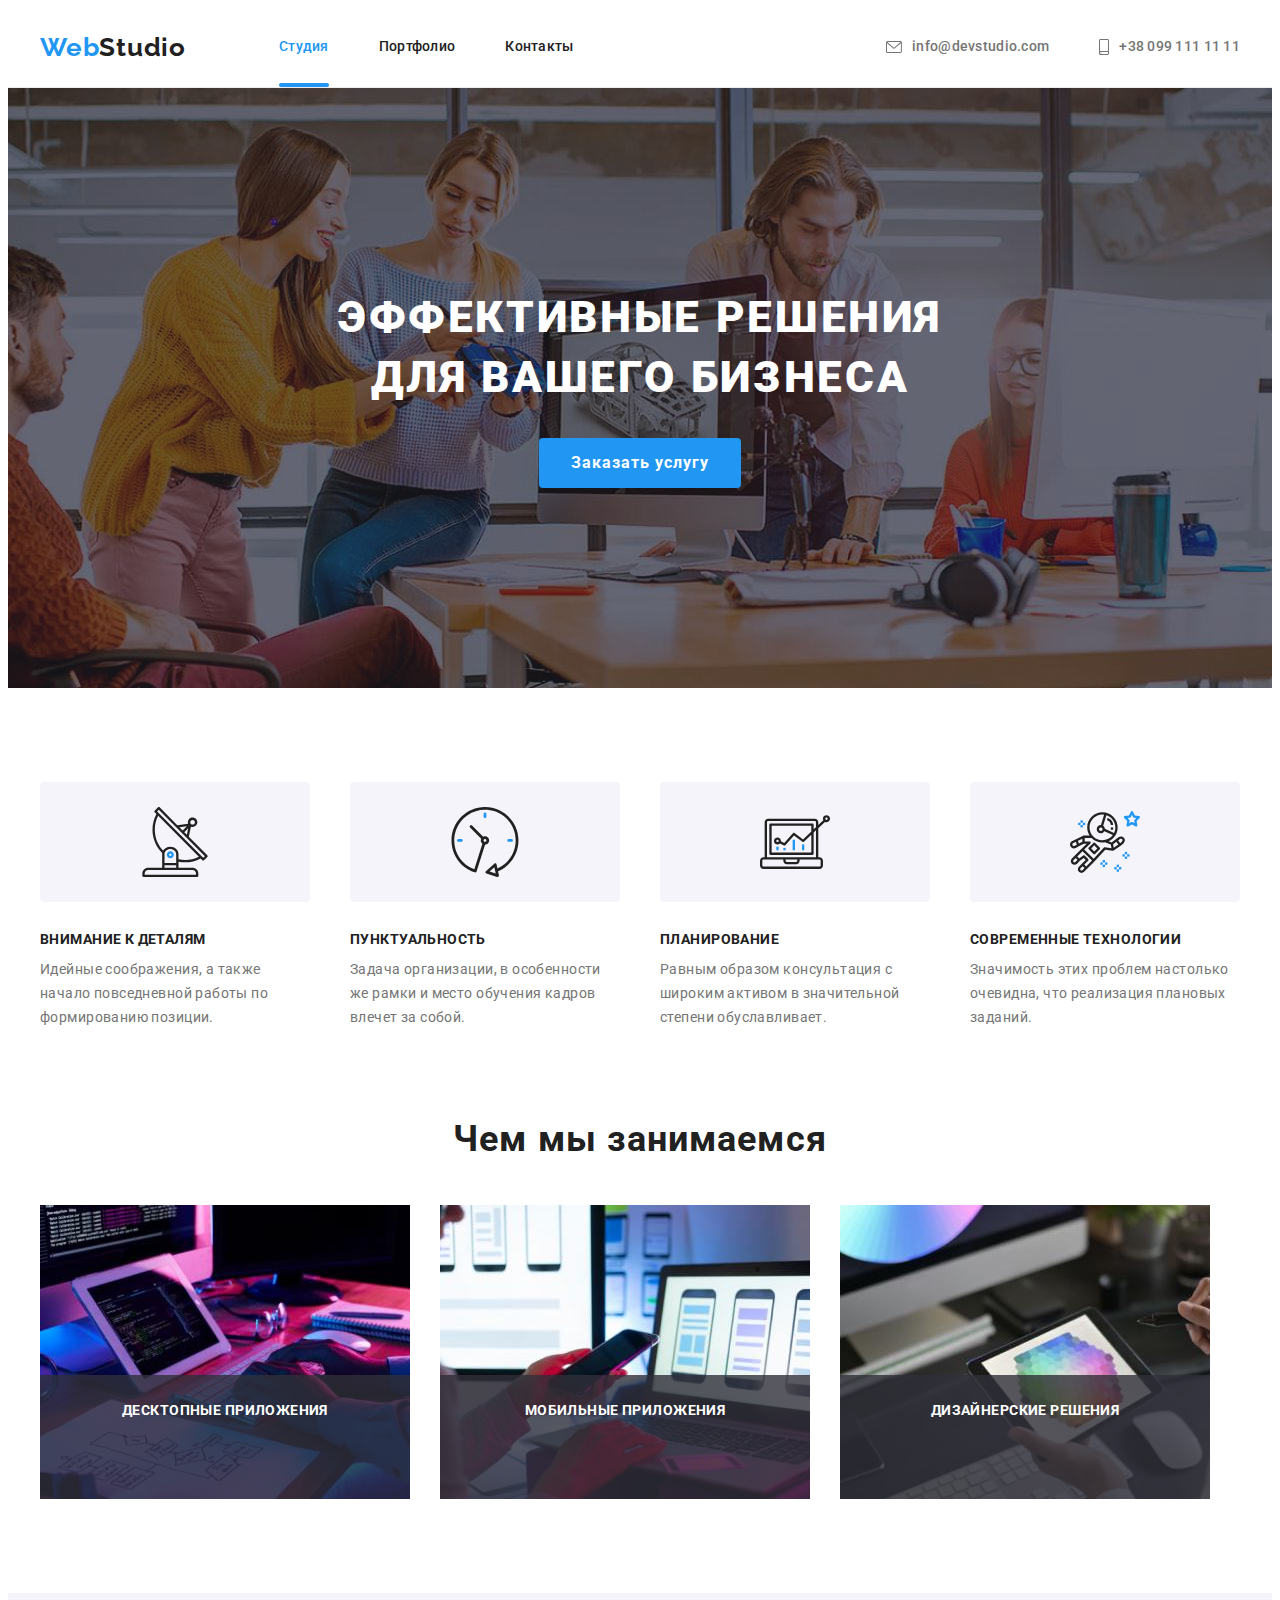
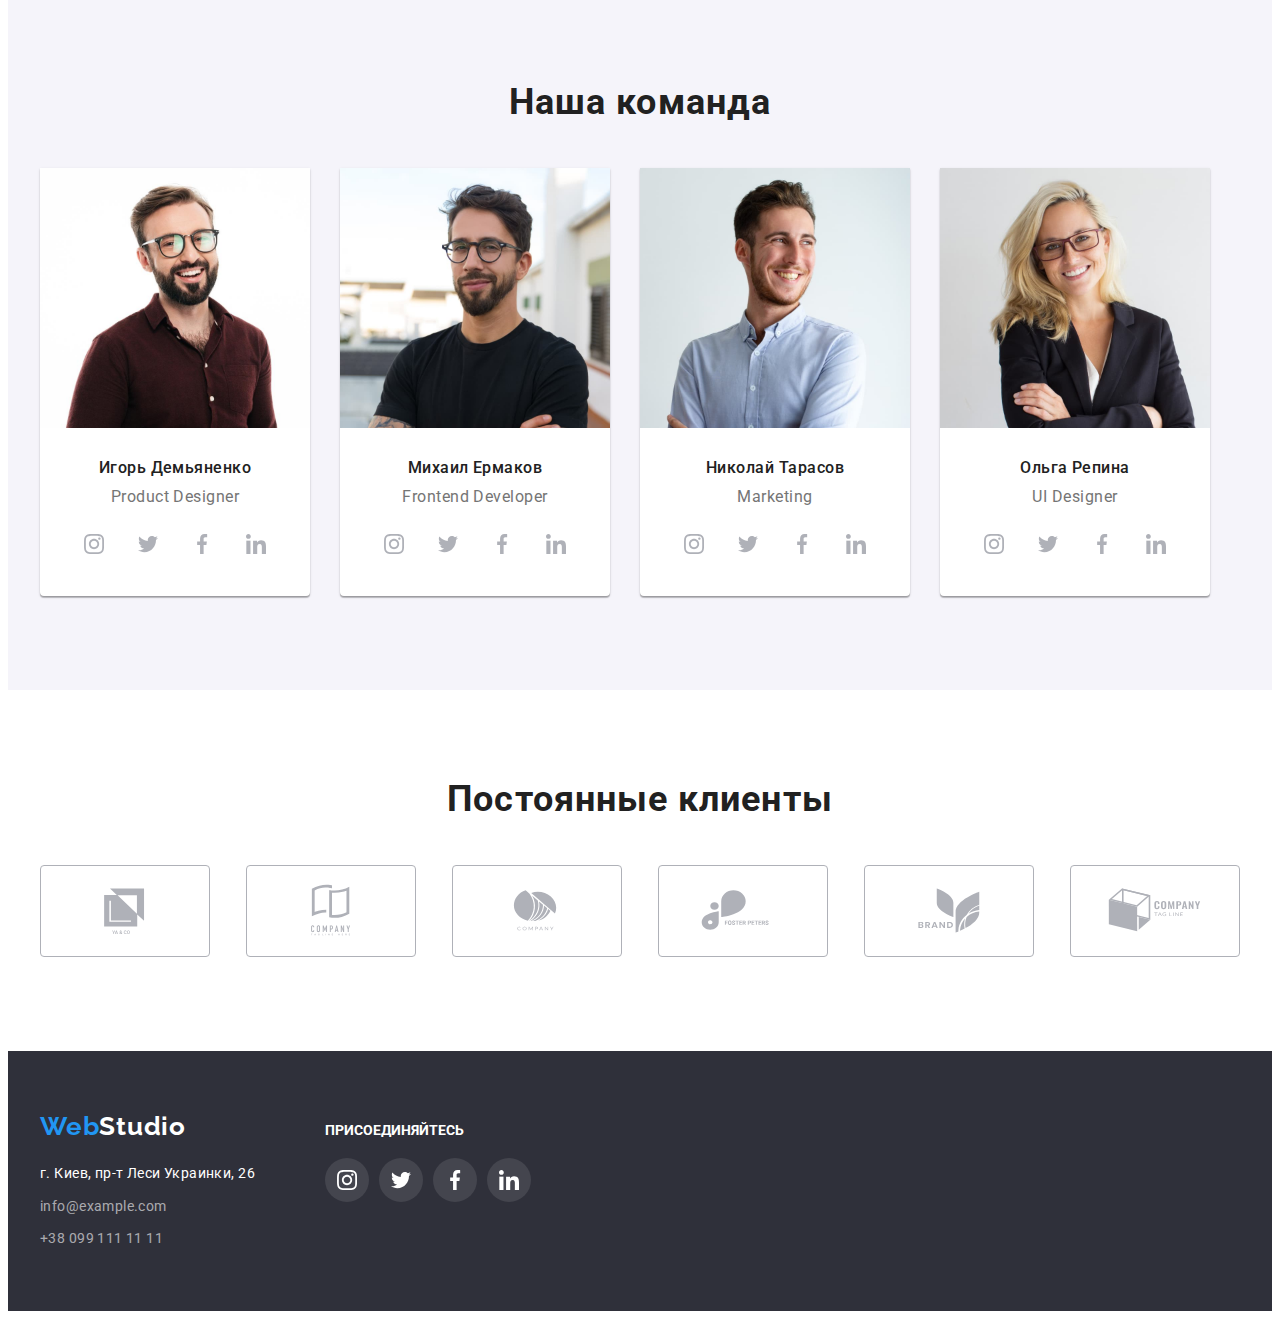
<file: index.html>
<!DOCTYPE html>
<html lang="en">

<head>
    <meta charset="UTF-8">
    <meta http-equiv="X-UA-Compatible" content="IE=edge">
    <meta name="viewport" content="width=device-width, initial-scale=1.0">
    <title>Web Studio</title>
    <link rel="stylesheet" href="https://cdnjs.cloudflare.com/ajax/libs/modern-normalize/0.2.0/modern-normalize.min.css"
        integrity="sha512-sqIVMkf5f8XGYI/UZYGs7wODxlUeoj9JknataPfUwtvrSKWMHrMXGZ7Evb6nabFYJQG15vFFyALe6r0nWCD1Ug=="
        crossorigin="anonymous" referrerpolicy="no-referrer" />
    <link rel="preconnect" href="https://fonts.gstatic.com">
    <link
        href="https://fonts.googleapis.com/css2?family=Raleway:wght@700&family=Roboto:wght@400;500;700;900&display=swap"
        rel="stylesheet">
    <link rel="stylesheet" href="./css/style.css" />

</head>

<body class="body">
    <header class="header">
        <div class="container header-container">
            <a class="logo" href="./index.html"><span class="logo-text">Web</span>Studio</a>
            <nav class="navigation">
                <ul class="menu-list">
                    <li class="menu-li">
                        <a class="menu-link current current-link" href="./index.html">Студия</a>
                    </li>
                    <li class="menu-li">
                        <a class="menu-link" href="./portfolio.html">Портфолио</a>
                    </li>
                    <li class="menu-li">
                        <a class="menu-link" href="#">Контакты</a>
                    </li>
                </ul>
            </nav>
            <ul class="header-contact-link">
                <li class="header-contact-li">
                    <a class="mail-link contact" href="#">info@devstudio.com
                        <svg class="header-contact-icon-envelope">
                            <use href="./images/svg/symbol-defs.svg#envelope"></use>
                        </svg>
                    </a>
                </li>
                <li>
                    <a class=" tel-link contact" href="#">+38 099 111 11 11
                        <svg class="header-contact-icon-smartphone">
                            <use href="./images/svg/symbol-defs.svg#smartphone"></use>
                        </svg>
                    </a>
                </li>
            </ul>
        </div>
    </header>
    <main>
        <section class="hero">
            <div class="container container-hero">
                <h1 class="title-hero">Эффективные решения <br /> для вашего бизнеса</h1>
                <button class="btn-hero" type="button" data-modal-open>Заказать услугу</button>
            </div>
        </section>
        <section class="section-content">
            <div class="content-icon-list">
                <ul class="content content-list">
                    <div class=" container container-list">
                        <li class="content-li">
                            <svg class="content-icon">
                                <use href="./images/svg/symbol-defs.svg#antenna"></use>
                            </svg>
                        </li>
                        <li class="content-li">
                            <svg class="content-icon">
                                <use href="./images/svg/symbol-defs.svg#clock"></use>
                            </svg>
                        </li>
                        <li class="content-li">
                            <svg class="content-icon">
                                <use href="./images/svg/symbol-defs.svg#diagram"></use>
                            </svg>
                        </li>
                        <li class="content-li">
                            <svg class="content-icon">
                                <use href="./images/svg/symbol-defs.svg#astronaut"></use>
                            </svg>
                        </li>
                    </div>
                </ul>
            </div>
            <ul class="content">
                <div class="container container-list">
                    <li class="item-content">
                        <h2 class="sabtitle-content">Внимание к деталям</h2>
                        <p class="text-content">Идейные соображения, а также начало повседневной работы по формированию
                            позиции.</p>
                    </li>
                    <li class="item-content">
                        <h2 class="sabtitle-content">Пунктуальность</h2>
                        <p class="text-content">Задача организации, в особенности же рамки и место обучения кадров
                            влечет за собой.</p>
                    </li>
                    <li class="item-content">
                        <h2 class="sabtitle-content">Планирование</h2>
                        <p class="text-content">Равным образом консультация с широким активом в значительной степени
                            обуславливает.</p>
                    </li>
                    <li class="item-content">
                        <h2 class="sabtitle-content">Современные технологии</h2>
                        <p class="text-content">Значимость этих проблем настолько очевидна, что реализация плановых
                            заданий.</p>
                    </li>
                </div>
            </ul>
        </section>
        <div class="background-color">
            <section class="content-img main-background-color">
                <div class="container flex-content-img">
                    <h2 class="title">Чем мы занимаемся</h2>
                    <ul class="list-img">
                        <li class="li-img">
                            <div class="wrapper-li-img">
                                <img src="./images/img1.jpg" alt="Работа за структурной схемой" width="370" />
                                <p class="title-img">Десктопные приложения</p>
                            </div>
                        </li>
                        <li class="li-img">
                            <div class="wrapper-li-img">
                                <img src="./images/img2.jpg" alt="Человек, работающий за leptop" width="370" />
                                <p class="title-img">Мобильные приложения</p>
                            </div>
                        </li>
                        <li class="li-img">
                            <div class="wrapper-li-img">
                                <img src="./images/img3.jpg" alt="Работа с цветовым градиентом" width="370" />
                                <p class="title-img">Дизайнерские решения</p>
                            </div>
                        </li>
                    </ul>
                </div>
            </section>
            <section class="team main-background-color">
                <div class="container">
                    <h2 class="title">Наша команда</h2>
                    <ul class="list-team">
                        <li class="li-team">
                            <img src="./images/ihor-d.jpg" alt="Фото сотрудника" width="270" />
                            <div class="avatar-team">
                                <h3 class="list-name">Игорь Демьяненко</h3>
                                <p class="list-vacancy">Product Designer</p>
                                <ul class="social-list">
                                    <li class="social-list-item">
                                        <a href="" class="social-list-link">
                                            <svg class="social-list-icon">
                                                <use href="./images/svg/symbol-defs.svg#instagram"></use>
                                            </svg>
                                        </a>
                                    </li>
                                    <li class="social-list-item">
                                        <a href="" class="social-list-link">
                                            <svg class="social-list-icon">
                                                <use href="./images/svg/symbol-defs.svg#twitter"></use>
                                            </svg>
                                        </a>
                                    </li>
                                    <li class="social-list-item">
                                        <a href="" class="social-list-link">
                                            <svg class="social-list-icon">
                                                <use href="./images/svg/symbol-defs.svg#facebook"></use>
                                            </svg>
                                        </a>
                                    </li>
                                    <li class="social-list-item">
                                        <a href="" class="social-list-link">
                                            <svg class="social-list-icon">
                                                <use href="./images/svg/symbol-defs.svg#linkedin"></use>
                                            </svg>
                                        </a>
                                    </li>
                                </ul>
                            </div>
                        </li>
                        <li class="li-team">
                            <img src="./images/mihail-e.jpg" alt="Фото сотрудника" width="270" />
                            <div class="avatar-team">
                                <h3 class="list-name">Михаил Ермаков</h3>
                                <p class="list-vacancy">Frontend Developer</p>
                                <ul class="social-list">
                                    <li class="social-list-item">
                                        <a href="" class="social-list-link">
                                            <svg class="social-list-icon">
                                                <use href="./images/svg/symbol-defs.svg#instagram"></use>
                                            </svg>
                                        </a>
                                    </li>
                                    <li class="social-list-item">
                                        <a href="" class="social-list-link">
                                            <svg class="social-list-icon">
                                                <use href="./images/svg/symbol-defs.svg#twitter"></use>
                                            </svg>
                                        </a>
                                    </li>
                                    <li class="social-list-item">
                                        <a href="" class="social-list-link">
                                            <svg class="social-list-icon">
                                                <use href="./images/svg/symbol-defs.svg#facebook"></use>
                                            </svg>
                                        </a>
                                    </li>
                                    <li class="social-list-item">
                                        <a href="" class="social-list-link">
                                            <svg class="social-list-icon">
                                                <use href="./images/svg/symbol-defs.svg#linkedin"></use>
                                            </svg>
                                        </a>
                                    </li>
                                </ul>
                            </div>
                        </li>
                        <li class="li-team">
                            <img src="./images/nikolay-t.jpg" alt="Фото сотрудника" width="270" />
                            <div class="avatar-team">
                                <h3 class="list-name">Николай Тарасов</h3>
                                <p class="list-vacancy">Marketing</p>
                                <ul class="social-list">
                                    <li class="social-list-item">
                                        <a href="" class="social-list-link">
                                            <svg class="social-list-icon">
                                                <use href="./images/svg/symbol-defs.svg#instagram"></use>
                                            </svg>
                                        </a>
                                    </li>
                                    <li class="social-list-item">
                                        <a href="" class="social-list-link">
                                            <svg class="social-list-icon">
                                                <use href="./images/svg/symbol-defs.svg#twitter"></use>
                                            </svg>
                                        </a>
                                    </li>
                                    <li class="social-list-item">
                                        <a href="" class="social-list-link">
                                            <svg class="social-list-icon">
                                                <use href="./images/svg/symbol-defs.svg#facebook"></use>
                                            </svg>
                                        </a>
                                    </li>
                                    <li class="social-list-item">
                                        <a href="" class="social-list-link">
                                            <svg class="social-list-icon">
                                                <use href="./images/svg/symbol-defs.svg#linkedin"></use>
                                            </svg>
                                        </a>
                                    </li>
                                </ul>
                            </div>
                        </li>
                        <li class="li-team">
                            <img src="./images/olha-r.jpg" alt="Фото сотрудника" width="270" />
                            <div class="avatar-team">
                                <h3 class="list-name">Ольга Репина</h3>
                                <p class="list-vacancy">UI Designer</p>
                                <ul class="social-list">
                                    <li class="social-list-item">
                                        <a href="" class="social-list-link">
                                            <svg class="social-list-icon">
                                                <use href="./images/svg/symbol-defs.svg#instagram"></use>
                                            </svg>
                                        </a>
                                    </li>
                                    <li class="social-list-item">
                                        <a href="" class="social-list-link">
                                            <svg class="social-list-icon">
                                                <use href="./images/svg/symbol-defs.svg#twitter"></use>
                                            </svg>
                                        </a>
                                    </li>
                                    <li class="social-list-item">
                                        <a href="" class="social-list-link">
                                            <svg class="social-list-icon">
                                                <use href="./images/svg/symbol-defs.svg#facebook"></use>
                                            </svg>
                                        </a>
                                    </li>
                                    <li class="social-list-item">
                                        <a href="" class="social-list-link">
                                            <svg class="social-list-icon">
                                                <use href="./images/svg/symbol-defs.svg#linkedin"></use>
                                            </svg>
                                        </a>
                                    </li>
                                </ul>
                            </div>
                        </li>
                    </ul>
                </div>
            </section>
        </div>
        <section class="constant-clients">
            <h2 class="title">Постоянные клиенты</h2>
            <ul class="constant-company">
                <div class="container constant-list">
                    <li class="constant-li">
                        <div class="company-icon">
                            <a class="constant-logo-link" href="">
                                <svg class="constant-logo">
                                    <use class="constant-logo-icon" href="./images/svg/symbol-defs.svg#logo"></use>
                                </svg>
                            </a>
                        </div>
                    </li>
                    <li class="constant-li">
                        <div class="company-icon">
                            <a class="constant-logo-link" href="">
                                <svg class="constant-logo">
                                    <use class="constant-logo-icon" href="./images/svg/symbol-defs.svg#logo-1"></use>
                                </svg>
                            </a>
                        </div>
                    </li>
                    <li class="constant-li">
                        <div class="company-icon">
                            <a class="constant-logo-link" href="">
                                <svg class="constant-logo">
                                    <use class="constant-logo-icon" href="./images/svg/symbol-defs.svg#logo-2"></use>
                                </svg>
                            </a>
                        </div>
                    </li>
                    <li class="constant-li">
                        <div class="company-icon">
                            <a class="constant-logo-link" href="">
                                <svg class="constant-logo">
                                    <use class="constant-logo-icon" href="./images/svg/symbol-defs.svg#logo-3"></use>
                                </svg>
                            </a>
                        </div>
                    </li>
                    <li class="constant-li">
                        <div class="company-icon">
                            <a class="constant-logo-link" href="">
                                <svg class="constant-logo">
                                    <use class="constant-logo-icon" href="./images/svg/symbol-defs.svg#logo-4"></use>
                                </svg>
                            </a>
                        </div>
                    </li>
                    <li class="constant-li">
                        <div class="company-icon">
                            <a class="constant-logo-link" href="">
                                <svg class="constant-logo">
                                    <use class="constant-logo-icon" href="./images/svg/symbol-defs.svg#logo-5"></use>
                                </svg>
                            </a>
                        </div>
                    </li>
                </div>
            </ul>
        </section>
    </main>
    <footer class="footer">
        <div class="container-footer-flex">
            <div class="container container-footer-contact">
                <div class="container-footer-adress">
                    <a class="logo logo-footer" href="#"><span class="logo-text">Web</span><span
                            class="logo-text-footer">Studio</span></a>
                    <address class="adress">
                        <p class="text-adress">г. Киев, пр-т Леси Украинки, 26</p>
                        <div class="footer-contact">
                            <a class="mail-adress-link" href="#">info@example.com</a>
                            <a class="tel-adress-link" href="#">+38 099 111 11 11</a>
                        </div>
                </div>
                </address>
                <div class="container-social-list-flex">
                    <h3 class="footer-social-sabtitle">присоединяйтесь</h3>
                    <ul class="footer-social-list">
                        <div class="social-list-flex">
                            <li class="footer-social-li">
                                <a href="" class="footer-social-link">
                                    <svg class="footer-social-icon">
                                        <use class="footer-social-icon-use"
                                            href="./images/svg/symbol-defs.svg#instagram">
                                        </use>
                                    </svg>
                                </a>
                            </li>
                            <li class="footer-social-li">
                                <a href="" class="footer-social-link">
                                    <svg class="footer-social-icon">
                                        <use class="footer-social-icon-use" href="./images/svg/symbol-defs.svg#twitter">
                                        </use>
                                    </svg>
                                </a>
                            </li>
                            <li class="footer-social-li">
                                <a href="" class="footer-social-link">
                                    <svg class="footer-social-icon">
                                        <use class="footer-social-icon-use"
                                            href="./images/svg/symbol-defs.svg#facebook">
                                        </use>
                                    </svg>
                                </a>
                            </li>
                            <li class="footer-social-li">
                                <a href="" class="footer-social-link">
                                    <svg class="footer-social-icon">
                                        <use class="footer-social-icon-use"
                                            href="./images/svg/symbol-defs.svg#linkedin">
                                        </use>
                                    </svg>
                                </a>
                            </li>
                        </div>
                    </ul>
                </div>
            </div>

        </div>
    </footer>

    <div class="backdrop is-hidden" data-modal>
        <div class="modal">
            <button type="button" class="close-btn" data-modal-close>
                <svg class="svg-btn">
                    <use class="close-icon" href="./images/svg/symbol-defs.svg#close">
                    </use>
                </svg>
            </button>
        </div>
    </div>
    <script src="./js/modal.js"></script>
</body>

</html>
</file>
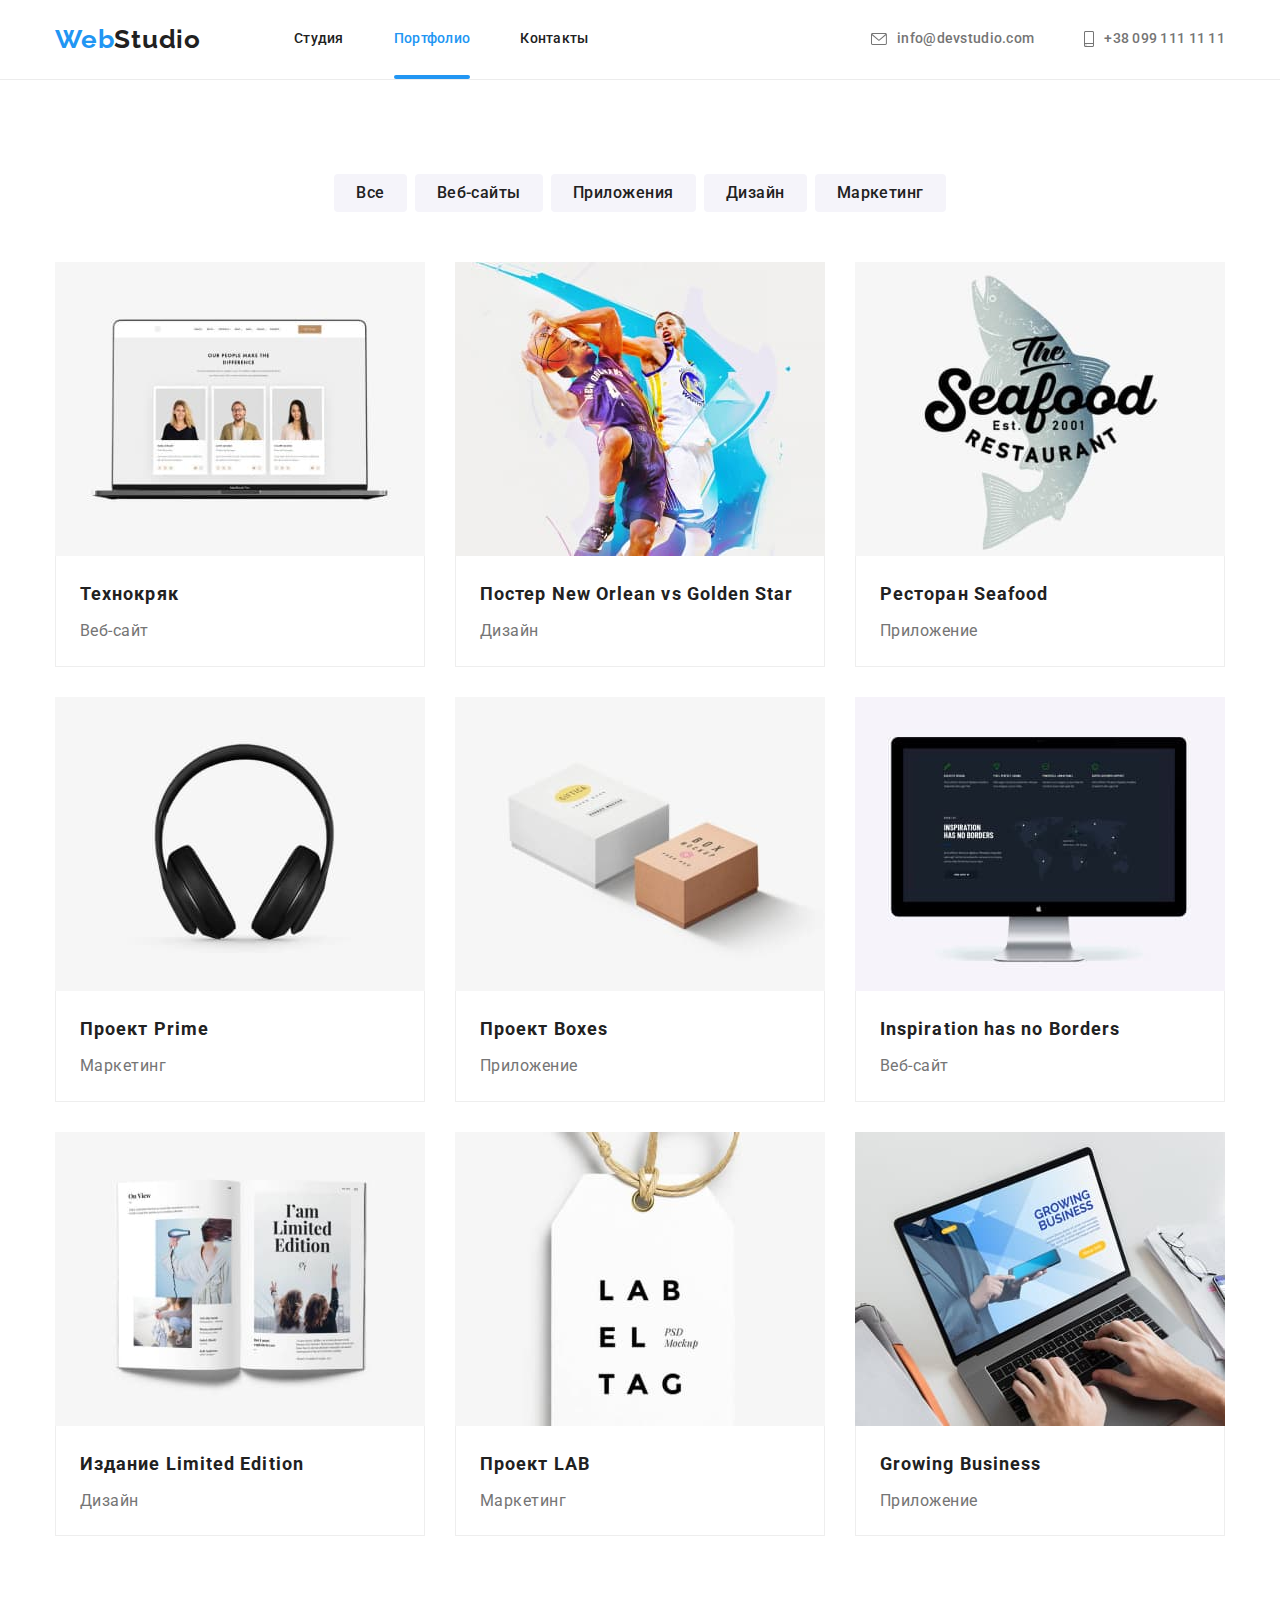
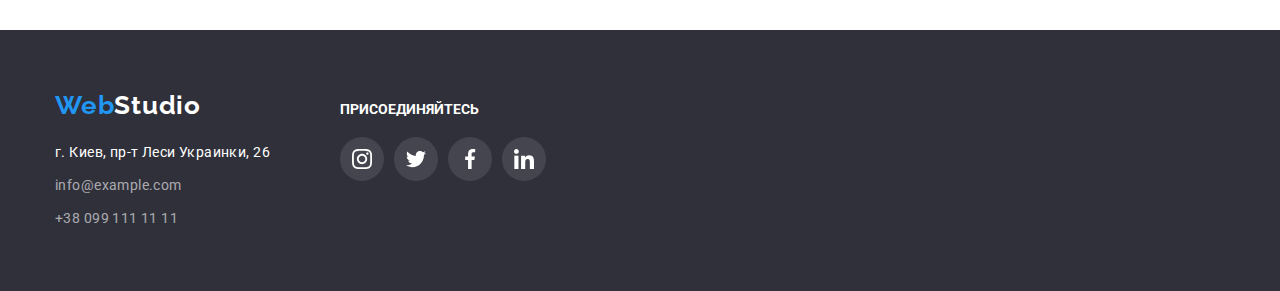
<file: portfolio.html>
<!DOCTYPE html>
<html lang="en">

<head>
    <meta charset="UTF-8">
    <meta http-equiv="X-UA-Compatible" content="IE=edge">
    <meta name="viewport" content="width=device-width, initial-scale=1.0">
    <title>Портфолио</title>
    <link rel="stylesheet" href="https://cdnjs.cloudflare.com/ajax/libs/modern-normalize/0.2.0/modern-normalize.min.css"
        integrity="sha512-sqIVMkf5f8XGYI/UZYGs7wODxlUeoj9JknataPfUwtvrSKWMHrMXGZ7Evb6nabFYJQG15vFFyALe6r0nWCD1Ug=="
        crossorigin="anonymous" referrerpolicy="no-referrer" />
    <link rel="stylesheet"
        href="https://cdnjs.cloudflare.com/ajax/libs/modern-normalize/1.1.0/modern-normalize.min.css" />
    <link rel="preconnect" href="https://fonts.gstatic.com">
    <link
        href="https://fonts.googleapis.com/css2?family=Raleway:wght@700&family=Roboto:wght@400;500;700;900&display=swap"
        rel="stylesheet">
    <link rel="stylesheet" href="./css/style.css" />

</head>

<body class="body">
    <header class="header">
        <div class="container header-container">
            <a class="logo" href="./index.html"><span class="logo-text">Web</span>Studio</a>
            <nav class="navigation">
                <ul class="menu-list">
                    <li class="menu-li">
                        <a class="menu-link" href="./index.html">Студия</a>
                    </li>
                    <li class="menu-li">
                        <a class="menu-link current" href="./portfolio.html">Портфолио</a>
                    </li>
                    <li class="menu-li">
                        <a class="menu-link" href="#">Контакты</a>
                    </li>
                </ul>
            </nav>
            <ul class="header-contact-link">
                <li class="header-contact-li">
                    <a class="mail-link contact" href="#">info@devstudio.com
                        <svg class="header-contact-icon-envelope">
                            <use href="./images/svg/symbol-defs.svg#envelope"></use>
                        </svg>
                    </a>
                </li>
                <li>
                    <a class=" tel-link contact" href="#">+38 099 111 11 11
                        <svg class="header-contact-icon-smartphone">
                            <use href="./images/svg/symbol-defs.svg#smartphone"></use>
                        </svg>
                    </a>
                </li>
            </ul>
        </div>
    </header>
    <main>
        <section class="portfolio-section">
            <div class="container">
                <ul class="nav-list">
                    <li class="nav-li">
                        <button class="nav-btn" type="button">Все</button>
                    </li>
                    <li class="nav-li">
                        <button class="nav-btn" type="button">Веб-сайты</button>
                    </li>
                    <li class="nav-li">
                        <button class="nav-btn" type="button">Приложения</button>
                    </li>
                    <li class="nav-li">
                        <button class="nav-btn" type="button">Дизайн</button>
                    </li>
                    <li class="nav-li">
                        <button class="nav-btn" type="button">Маркетинг</button>
                    </li>
                </ul>
            </div>
            <div class="container portfolio-container">
                <ul class="portfolio portfolio-flex">
                    <li class="portfolio-li">
                        <a class="portfolio-link portfolio-link-overlay" href="#">
                            <div class="portfolio-link-wrapper">
                                <img src="./images/portfolio/img1.jpg" alt="Ноутбук" width="370" height="294" />
                                <p class="overlay">
                                    Технокряк это современная площадка распространения коронавируса. Компании используют
                                    эту
                                    платформу для цифрового
                                    шпионажа и атак на защищённые сервера конкурентов.
                                </p>
                            </div>
                            <div class="border-portfolio-li">
                                <h2 class="portfolio-title">Технокряк</h2>
                                <p class="portfolio-text">Веб-сайт</p>
                            </div>
                        </a>
                    </li>
                    <li class="portfolio-li">
                        <a class="portfolio-link portfolio-link-overlay" href="#">
                            <div class="portfolio-link-wrapper">
                                <img src="./images/portfolio/img2.jpg" alt="Бескетбольный матч" width="370"
                                    height="294" />
                                <p class="overlay">
                                    Технокряк это современная площадка распространения коронавируса. Компании используют
                                    эту
                                    платформу для цифрового
                                    шпионажа и атак на защищённые сервера конкурентов.
                                </p>
                            </div>
                            <div class="border-portfolio-li">
                                <h2 class="portfolio-title">Постер New Orlean vs Golden Star</h2>
                                <p class="portfolio-text">Дизайн</p>
                            </div>
                        </a>
                    </li>
                    <li class="portfolio-li">
                        <a class="portfolio-link portfolio-link-overlay" href="#">
                            <div class="portfolio-link-wrapper">
                                <img src="./images/portfolio/img3.jpg" alt="Логотип ресторана" width="370"
                                    height="294" />
                                <p class="overlay">
                                    Технокряк это современная площадка распространения коронавируса. Компании используют
                                    эту
                                    платформу для цифрового
                                    шпионажа и атак на защищённые сервера конкурентов.
                                </p>
                            </div>
                            <div class="border-portfolio-li">
                                <h2 class="portfolio-title">Ресторан Seafood</h2>
                                <p class="portfolio-text">Приложение</p>
                            </div>
                        </a>
                    </li>
                    <li class="portfolio-li">
                        <a class="portfolio-link portfolio-link-overlay" href="#">
                            <div class="portfolio-link-wrapper">
                                <img src="./images/portfolio/img4.jpg" alt="Наушники" width="370" height="294" />
                                <p class="overlay">
                                    Технокряк это современная площадка распространения коронавируса. Компании используют
                                    эту
                                    платформу для цифрового
                                    шпионажа и атак на защищённые сервера конкурентов.
                                </p>
                            </div>
                            <div class="border-portfolio-li">
                                <h2 class="portfolio-title">Проект Prime</h2>
                                <p class="portfolio-text">Маркетинг</p>
                            </div>
                        </a>
                    </li>
                    <li class="portfolio-li">
                        <a class="portfolio-link portfolio-link-overlay" href="#">
                            <div class="portfolio-link-wrapper">
                                <img src="./images/portfolio/img5.jpg" alt="Коробки" width="370" height="294" />
                                <p class="overlay">
                                    Технокряк это современная площадка распространения коронавируса. Компании используют
                                    эту
                                    платформу для цифрового
                                    шпионажа и атак на защищённые сервера конкурентов.
                                </p>
                            </div>
                            <div class="border-portfolio-li">
                                <h2 class="portfolio-title">Проект Boxes</h2>
                                <p class="portfolio-text">Приложение</p>
                            </div>
                        </a>
                    </li>
                    <li class="portfolio-li">
                        <a class="portfolio-link portfolio-link-overlay" href="#">
                            <div class="portfolio-link-wrapper">
                                <img src="./images/portfolio/img6.jpg" alt="Монитор эпл" width="370" height="294" />
                                <p class="overlay">
                                    Технокряк это современная площадка распространения коронавируса. Компании используют
                                    эту
                                    платформу для цифрового
                                    шпионажа и атак на защищённые сервера конкурентов.
                                </p>
                            </div>
                            <div class="border-portfolio-li">
                                <h2 class="portfolio-title">Inspiration has no Borders</h2>
                                <p class="portfolio-text">Веб-сайт</p>
                            </div>
                        </a>
                    </li>
                    <li class="portfolio-li">
                        <a class="portfolio-link portfolio-link-overlay" href="#">
                            <div class="portfolio-link-wrapper">
                                <img src="./images/portfolio/img7.jpg" alt="Книга" width="370" height="294" />
                                <p class="overlay">
                                    Технокряк это современная площадка распространения коронавируса. Компании используют
                                    эту
                                    платформу для цифрового
                                    шпионажа и атак на защищённые сервера конкурентов.
                                </p>
                            </div>
                            <div class="border-portfolio-li">
                                <h2 class="portfolio-title">Издание Limited Edition</h2>
                                <p class="portfolio-text">Дизайн</p>
                            </div>
                        </a>
                    </li>
                    <li class="portfolio-li">
                        <a class="portfolio-link portfolio-link-overlay" href="#">
                            <div class="portfolio-link-wrapper">
                                <img src="./images/portfolio/img8.jpg" alt="Бирка" width="370" height="294" />
                                <p class="overlay">
                                    Технокряк это современная площадка распространения коронавируса. Компании
                                    используют
                                    эту
                                    платформу для цифрового
                                    шпионажа и атак на защищённые сервера конкурентов.
                                </p>
                            </div>
                            <div class="border-portfolio-li">
                                <h2 class="portfolio-title">Проект LAB</h2>
                                <p class="portfolio-text">Маркетинг</p>
                            </div>
                        </a>
                    </li>
                    <li class="portfolio-li">

                        <a class="portfolio-link portfolio-link-overlay" href="#">
                            <div class="portfolio-link-wrapper">
                                <img src="./images/portfolio/img9.jpg" alt="Работа за ноутбуком" width="370"
                                    height="294" />
                                <p class="overlay">
                                    Технокряк это современная площадка распространения коронавируса. Компании используют
                                    эту
                                    платформу для цифрового
                                    шпионажа и атак на защищённые сервера конкурентов.
                                </p>
                            </div>

                            <div class="border-portfolio-li">
                                <h2 class="portfolio-title">Growing Business</h2>
                                <p class="portfolio-text">Приложение</p>
                            </div>
                        </a>
                    </li>
                </ul>
            </div>
        </section>
    </main>
    <footer class="footer">
        <div class="container-footer-flex">
            <div class="container container-footer-contact">
                <div class="container-footer-adress">
                    <a class="logo logo-footer" href="#"><span class="logo-text">Web</span><span
                            class="logo-text-footer">Studio</span></a>
                    <address class="adress">
                        <p class="text-adress">г. Киев, пр-т Леси Украинки, 26</p>
                        <div class="footer-contact">
                            <a class="mail-adress-link" href="#">info@example.com</a>
                            <a class="tel-adress-link" href="#">+38 099 111 11 11</a>
                        </div>
                </div>
                </address>
                <div class="container-social-list-flex">
                    <h3 class="footer-social-sabtitle">присоединяйтесь</h3>
                    <ul class="footer-social-list">
                        <div class="social-list-flex">
                            <li class="footer-social-li">
                                <a href="" class="footer-social-link">
                                    <svg class="footer-social-icon">
                                        <use class="footer-social-icon-use"
                                            href="./images/svg/symbol-defs.svg#instagram">
                                        </use>
                                    </svg>
                                </a>
                            </li>
                            <li class="footer-social-li">
                                <a href="" class="footer-social-link">
                                    <svg class="footer-social-icon">
                                        <use class="footer-social-icon-use" href="./images/svg/symbol-defs.svg#twitter">
                                        </use>
                                    </svg>
                                </a>
                            </li>
                            <li class="footer-social-li">
                                <a href="" class="footer-social-link">
                                    <svg class="footer-social-icon">
                                        <use class="footer-social-icon-use"
                                            href="./images/svg/symbol-defs.svg#facebook">
                                        </use>
                                    </svg>
                                </a>
                            </li>
                            <li class="footer-social-li">
                                <a href="" class="footer-social-link">
                                    <svg class="footer-social-icon">
                                        <use class="footer-social-icon-use"
                                            href="./images/svg/symbol-defs.svg#linkedin">
                                        </use>
                                    </svg>
                                </a>
                            </li>
                        </div>
                    </ul>
                </div>
            </div>

        </div>
    </footer>
</body>

</html>
</file>
<file: css/style.css>
:root {
  --hover-focus-color: #2196f3;
  --main-font: 'Roboto', sans-serif;
  --main-title-color: #212121;
  --main-text-color: #757575;
  --hover-focus-text-color: #ffffff;
  --main-backgroung-color: #f5f4fa;
}

.title {
  padding: 0;
  margin-bottom: 50px;
  margin-top: 0;
  font-weight: 700;
  font-size: 36px;
  line-height: 0.86;
  text-align: center;
  letter-spacing: 0.03em;
  color: var(--main-title-color);
}

.body {
  font-family: var(--main-font);
}
.container {
  width: 1200px;
  margin-left: auto;
  margin-right: auto;
  padding: 0 15px;
}
img {
  display: block;
}
/*_________HEADER_________*/
.header {
  border-bottom: 1px solid #ececec;
}
.header-container {
  position: relative;
  padding-top: 24px;
  padding-bottom: 24px;
  display: flex;
  align-items: center;
  text-align: center;
}

.logo {
  text-decoration: none;
  display: block;
  margin-right: 93px;
}

.menu-list {
  margin-top: 0;
  margin-bottom: 0;
  display: flex;
  padding: 0;
  list-style: none;
}
.menu-li .menu-link {
  display: block;
}
.menu-li:not(:last-child) {
  margin-right: 50px;
}
.menu-link {
  text-decoration: none;
}
.header-contact-link {
  margin-top: 0;
  margin-bottom: 0;
  display: flex;
  margin-left: auto;
  padding: 0;
  list-style: none;
}
.header-contact-icon-envelope {
  width: 16px;
  height: 12px;
  margin-right: 10px;
  fill: currentColor;
}

.header-contact-icon-smartphone {
  width: 10px;
  height: 16px;
  margin-right: 10px;
  fill: currentColor;
}

.header-contact-li:not(:last-child) {
  margin-right: 50px;
}

.contact {
  text-decoration: none;
}
.logo-text {
  font-family: 'Raleway', sans-serif;
  font-weight: 700;
  font-size: 26px;
  line-height: 1.19;
  letter-spacing: 0.03em;
  color: #2196f3;
}
.logo {
  font-family: 'Raleway', sans-serif;
  font-weight: 700;
  font-size: 26px;
  line-height: 1.19;
  letter-spacing: 0.03em;
  color: #212121;
}
.menu-link {
  font-family: var(--main-font);
  font-weight: 500;
  font-size: 14px;
  line-height: 1.14;
  letter-spacing: 0.02em;
  color: #212121;
  transition-property: color;
  transition-duration: 250ms;
  transition-timing-function: cubic-bezier(0.4, 0, 0.2, 1);
}
.mail-link {
  font-family: var(--main-font);
  font-weight: 500;
  font-size: 14px;
  line-height: 1.14;
  letter-spacing: 0.02em;
  color: var(--main-text-color);
  transition-property: color;
  transition-duration: 250ms;
  transition-timing-function: cubic-bezier(0.4, 0, 0.2, 1);
}

.mail-link {
  display: flex;
  flex-direction: row-reverse;
  align-items: center;
}
.tel-link {
  font-family: var(--main-font);
  font-weight: 500;
  font-size: 14px;
  line-height: 1.14;
  letter-spacing: 0.02em;
  color: var(--main-text-color);
  transition-property: color;
  transition-duration: 250ms;
  transition-timing-function: cubic-bezier(0.4, 0, 0.2, 1);
}

.tel-link {
  display: flex;
  flex-direction: row-reverse;
  align-items: center;
}

.menu-link:hover,
.menu-link:focus {
  color: var(--hover-focus-color);
}
.mail-link:hover,
.mail-link:focus {
  color: var(--hover-focus-color);
}
.tel-link:hover,
.tel-link:focus {
  color: var(--hover-focus-color);
}
.current {
  color: var(--hover-focus-color);
  position: relative;
  
}
.current::after{
  content: '';
  position: absolute;
  width: 100%;
  height: 4px;
  bottom: -32px;
  display: block;
  border-radius: 2px;
  background-color: currentColor;
}

/*_________AND HEADER_________*/
/*_________HERO_________*/
.container-hero {
  padding-top: 200px;
  padding-bottom: 280px;
}
.hero {
  text-align: center;
  background-color: #2f303a;
}
.hero {
  background-image: linear-gradient(
      to right,
      rgba(47, 48, 58, 0.4),
      rgba(47, 48, 58, 0.4)
    ),
    url(../images/img-hero.jpg);
  max-width: 1600px;
  max-height: 600px;
  margin-left: auto;
  margin-right: auto;
  background-position: center;
  background-repeat: no-repeat;
  background-size: cover;
}
.title-hero {
  margin-top: 0;
  margin-bottom: 30px;
  font-weight: 900;
  font-size: 44px;
  line-height: 1.36;
  text-align: center;
  letter-spacing: 0.06em;
  text-transform: uppercase;
  color: #ffffff;
}
.btn-hero {
  font-family: var(--main-font);
  font-weight: 700;
  font-size: 16px;
  line-height: 1.87;
  align-items: center;
  text-align: center;
  letter-spacing: 0.06em;
  color: #ffffff;
  background-color: var(--hover-focus-color);
  cursor: pointer;
  padding: 10px 32px;
  border-radius: 4px;
  border: none;
}
/*_________ AND HERO_________*/

/*_________ SECTION1_________*/

.content {
  justify-content: space-between;
  margin-left: auto;
  margin-right: auto;
}

.content-list {
  list-style: none;
  padding: 0;
  margin: 0;
}
.content-icon-list {
  margin-bottom: 30px;
}

.content-li {
  display: flex;
  align-items: center;
  justify-content: center;
  width: 270px;
  height: 120px;
  background-color: var(--main-backgroung-color);
  border-radius: 4px;
}
.content-icon {
  width: 70px;
  height: 70px;
}

.section-content {
  padding-top: 94px;
  padding-bottom: 0;
}
.content-img {
  padding: 94px 0;
}
.content {
  padding: 0;
  margin: 0;
  list-style: none;
}
.container-list {
  display: flex;
  flex-wrap: nowrap;
  justify-content: space-between;
}
.item-content {
  width: 270px;
  margin-right: 30px;
}
.item-content:nth-child(4n) {
  margin-right: 0;
}
.sabtitle-content {
  margin-top: 0;
  margin-bottom: 10px;

  font-weight: 700;
  font-size: 14px;
  line-height: 1.14;
  letter-spacing: 0.03em;
  text-transform: uppercase;
  color: var(--main-title-color);
}
.text-content {
  margin: 0;
  font-weight: 400;
  font-size: 14px;
  line-height: 1.71;
  letter-spacing: 0.03em;
  color: var(--main-text-color);
}
/*_________ AND SECTION1_________*/
/*_________ SECTION2_________*/
.wrapper-li-img{
  position: relative;
}

.title-img{
  position: absolute;
  width: 100%;
  min-height: 70px;
  bottom: 0;
  left: 0;
  margin: 0;
  padding-top: 27px;
  padding-bottom: 27px;
  font-family: Roboto;
  font-style: normal;
  font-weight: bold;
  font-size: 14px;
  line-height: 16px;
  text-align: center;
  letter-spacing: 0.03em;
  text-transform: uppercase;
  color:var(--hover-focus-text-color);
  background-color: rgba(47, 48, 58, 0.8);
}

.list-img {
  display: flex;
}
.list-img .li-img:not(:last-child) {
  margin-right: 30px;
}

.list-img {
  padding: 0;
  margin: 0;
  list-style: none;
}
.background-color .main-background-color:nth-child(2n) {
  background-color: var(--main-backgroung-color);
}
/*_________ AND SECTION2_________*
/*_________ SECTION3_________*/
.team {
  padding: 94px 0;
}
.list-team {
  display: flex;
}
.list-team .li-team:not(:last-child) {
  margin-right: 30px;
}
.list-team {
  padding: 0;
  margin: 0;
  list-style: none;
}

.li-team {
  background: #ffffff;
  box-shadow: 0px 1px 3px rgba(0, 0, 0, 0.12), 0px 1px 1px rgba(0, 0, 0, 0.14),
    0px 2px 1px rgba(0, 0, 0, 0.2);
  border-radius: 0px 0px 4px 4px;
}
.avatar-team {
  padding: 30px 32px;
}
.list-name {
  padding: 0;
  margin-top: 0;
  margin-bottom: 10px;
  font-weight: 500;
  font-size: 16px;
  line-height: 1.19;
  text-align: center;
  letter-spacing: 0.03em;
  color: var(--main-title-color);
}
.list-vacancy {
  padding: 0;
  margin-top: 0;
  margin-bottom: 16px;
  font-weight: 400;
  font-size: 16px;
  line-height: 1.19;
  text-align: center;
  letter-spacing: 0.03em;
  color: var(--main-text-color);
}
.social-list {
  padding: 0;
  display: flex;
  justify-content: space-between;
  list-style: none;
}

.social-list-icon {
  width: 20px;
  height: 20px;
  fill: currentColor;

}
.social-list-link {
  display: flex;
  align-items: center;
  justify-content: center;
  width: 44px;
  height: 44px;
  border-radius: 50%;
  color: #afb1b8;
  transition-property: color, background-color;
  transition-duration: 250ms;
  transition-timing-function: cubic-bezier(0.4, 0, 0.2, 1);
}
.social-list-item .social-list-link:hover,
.social-list-item .social-list-link:focus {
  color: var(--hover-focus-text-color);
  background-color: var(--hover-focus-color);
}

/*_________ AND SECTION3_________*
/*_________ SECTION4_________*/
.constant-clients {
  padding-top: 94px;
  padding-bottom: 94px;
}
.constant-company {
  list-style: none;
  margin: 0;
  padding: 0;
}
.constant-list {
  display: flex;
  justify-content: space-between;
}
.constant-logo-icon {
  width: 160px;
  height: 60px;
}
.constant-logo-link {
  padding: 16px 32px;
  width: 170px;
  height: 92px;
  border: 1px solid currentColor;
  box-sizing: border-box;
  border-radius: 4px;
  color: #afb1b8;
  transition-property: color;
  transition-duration: 250ms;
  transition-timing-function: cubic-bezier(0.4, 0, 0.2, 1);
  
}
.constant-logo-icon {
  fill: currentColor;
}
.company-icon .constant-logo-link {
  display: flex;
  align-items: center;
  justify-content: center;
}
.company-icon .constant-logo-link:hover,
.company-icon .constant-logo-link:focus {
  color: var(--hover-focus-color);
}

/*_________ AND SECTION4_________*


/*_________ FOOTER_________*/
.footer {
  background-color: #2f303a;
  padding: 60px 0;
}
.text-adress {
  margin-bottom: 9px;
  font-style: normal;
  font-weight: 400;
  font-size: 14px;
  line-height: 1.71;
  letter-spacing: 0.03em;
  color: #ffffff;
}
.adress {
  display: inline-block;
  margin: 0px;
}
.adress p {
  margin-top: 0;
  margin-bottom: 9px;
}
.footer-contact a:not(:last-child) {
  margin-bottom: 9px;
}
.footer-contact {
  display: flex;
  flex-direction: column;
}

.mail-adress-link {
  font-style: normal;
  font-weight: 400;
  font-size: 14px;
  line-height: 1.71;
  letter-spacing: 0.03em;
  color: rgba(255, 255, 255, 0.6);
  text-decoration: none;
}
.tel-adress-link {
  font-style: normal;
  font-weight: 400;
  font-size: 14px;
  line-height: 1.71;
  letter-spacing: 0.03em;
  color: rgba(255, 255, 255, 0.6);
  text-decoration: none;
}
.logo-text-footer {
  color: #ffffff;
}
.logo-footer {
  display: inline-block;
  margin: 0 0 20px 0;
  padding: 0;
}
.footer-social-sabtitle {
  margin-top: 0;
  margin-bottom: 20px;
  font-family: var(--main-font);
  font-weight: 700;
  font-size: 14px;
  line-height: 16px;
  letter-spacing: 1, 14;
  text-transform: uppercase;
  color: #ffffff;
}
.footer-social-list {
  list-style: none;
  margin: 0;
  padding: 0;
}
.social-list-flex {
  display: inline-flex;
}
.footer-social-li .footer-social-link {
  display: flex;
  align-items: center;
  justify-content: center;
  width: 44px;
  height: 44px;
  border-radius: 50%;
  color: #ffffff;
  background-color: rgba(255, 255, 255, 0.1);

  transition-property: background-color;
  transition-duration: 250ms;
  transition-timing-function: cubic-bezier(0.4, 0, 0.2, 1);

}
.footer-social-list .footer-social-li:not(:last-child) {
  margin-right: 10px;
}

.footer-social-icon {
  width: 20px;
  height: 20px;
  fill: currentColor;
}
.footer-social-link:focus,
.footer-social-link:hover {
  background-color: var(--hover-focus-color);
}

.container-footer-adress {
  display: inline-flex;
  flex-direction: column;
  margin-right: 70px;
}
.container-footer-flex {
  display: flex;
}

.container-social-list-flex {
  display: inline-block;
}
.container-footer-contact {
  display: flex;
  align-items: baseline;
}
/*_________ AND FOOTER_________*/

/*=================================================================================*/

/*_________ P-O-R-T-F-O-L-I-O_________*/

/*_________ NAVIGATION_________*/

.nav-list {
  display: flex;
  justify-content: center;
}
.nav-list {
  padding: 0;
  margin-top: 0;
  margin-bottom: 50px;
}
.nav-list .nav-li:not(:last-child) {
  margin-right: 8px;
}
.nav-li {
  list-style: none;
}
.nav-btn {
  padding: 6px 22px;
  font-weight: 500;
  font-size: 16px;
  line-height: 1.63;
  text-align: center;
  letter-spacing: 0.03em;
  color: var(--main-title-color);
  background-color: var(--main-backgroung-color);
  border-radius: 4px;
  border: none;
  cursor: pointer;
  transition-property: color, background-color;
  transition-duration: 250ms;
  transition-timing-function: cubic-bezier(0.4, 0, 0.2, 1);
}
.nav-btn:hover,
.nav-btn:focus {
  color: var(--hover-focus-text-color);
  background-color: var(--hover-focus-color);
}

/*_________ AND NAVIGATION_________*/
/*_________ SECTION_________*/

.portfolio-link-wrapper{
  position: relative;
  overflow: hidden;
}

.overlay{
  transform: translateY(100%);
  transition: transform 250ms cubic-bezier(0.4, 0, 0.2, 1);
  position: absolute;
  top: 0;
  left: 0;
  width: 100%;
  height: 100%;
  overflow: auto;
  margin: 0;
  padding: 63px 24px;
 
  font-family: Roboto;
  font-size: 18px;
  font-weight: 400;
  line-height: 28px;
  letter-spacing: 0.03em;
  text-align: left;

  color: var(--hover-focus-text-color);
  background-color: rgba(33, 150, 243, 0.9);
}


.portfolio-flex {
  display: flex;
  flex-wrap: wrap;
}
.portfolio {
  list-style: none;
  margin: -15px;
  padding: 0;
}
.portfolio a {
  text-decoration: none;
}
.portfolio-li {
  margin: 15px;
}
.portfolio-title {
  margin-top: 0;
  margin-bottom: 4px;
  font-weight: 700;
  font-size: 18px;
  line-height: 2;
  letter-spacing: 0.06em;
  color: var(--main-title-color);
}
.portfolio-text {
  margin: 0;
  font-weight: 400;
  font-size: 16px;
  line-height: 1.86;
  letter-spacing: 0.03em;
  color: var(--main-text-color);
}
.border-portfolio-li {
  padding: 20px 24px;
  border: 1px solid #eeeeee;
  border-top: none;
}
.portfolio-section {
  padding: 94px 0;
}
.portfolio-link {
  display: block;
  box-shadow: none;
  transition-property: box-shadow;
  transition-duration: 250ms;
  transition-timing-function: cubic-bezier(0.4, 0, 0.2, 1);
  
}

.portfolio-link:hover,
.portfolio-link:focus {
  box-shadow: 0px 1px 1px rgba(0, 0, 0, 0.12), 0px 4px 4px rgba(0, 0, 0, 0.06),
    1px 4px 6px rgba(0, 0, 0, 0.16);
    
}
.portfolio-link-overlay:hover .overlay,
.portfolio-link-overlay:focus .overlay{
  transform: translateY(0%);
}

/*_________ AND SECTION_________*/

.backdrop{
  position: fixed;
  top: 0;
  left: 0;
  width: 100vw;
  height: 100vh;
  background-color: rgba(0, 0, 0, 0.2);
  transition: opacity 250ms linear, visibility 250ms linear;

}

.modal{
  position: absolute;
  left: 50%;
  top: 50%;
  width: 528px;
  height: 581px;
  
  

  background-color: #FFFFFF;
  box-shadow: 0px 1px 3px rgba(0, 0, 0, 0.12), 0px 1px 1px rgba(0, 0, 0, 0.14), 0px 2px 1px rgba(0, 0, 0, 0.2);
  border-radius: 4px;
  transform: translate(-50%, -50%);
}
.close-btn{
  width: 30px;
  height: 30px;
  top: 8px;
  right: 8px;
  position: absolute;
  border-radius: 50%;
  border: 1px solid rgba(0, 0, 0, 0.1);
  cursor: pointer;
  background-color:#ffffff;
}

.svg-btn{
  width: 11px;
  height: 11px;
  background-color:#ffffff;
}

.is-hidden{
  opacity: 0;
  visibility: hidden;
  pointer-events: none;

}
</file>
